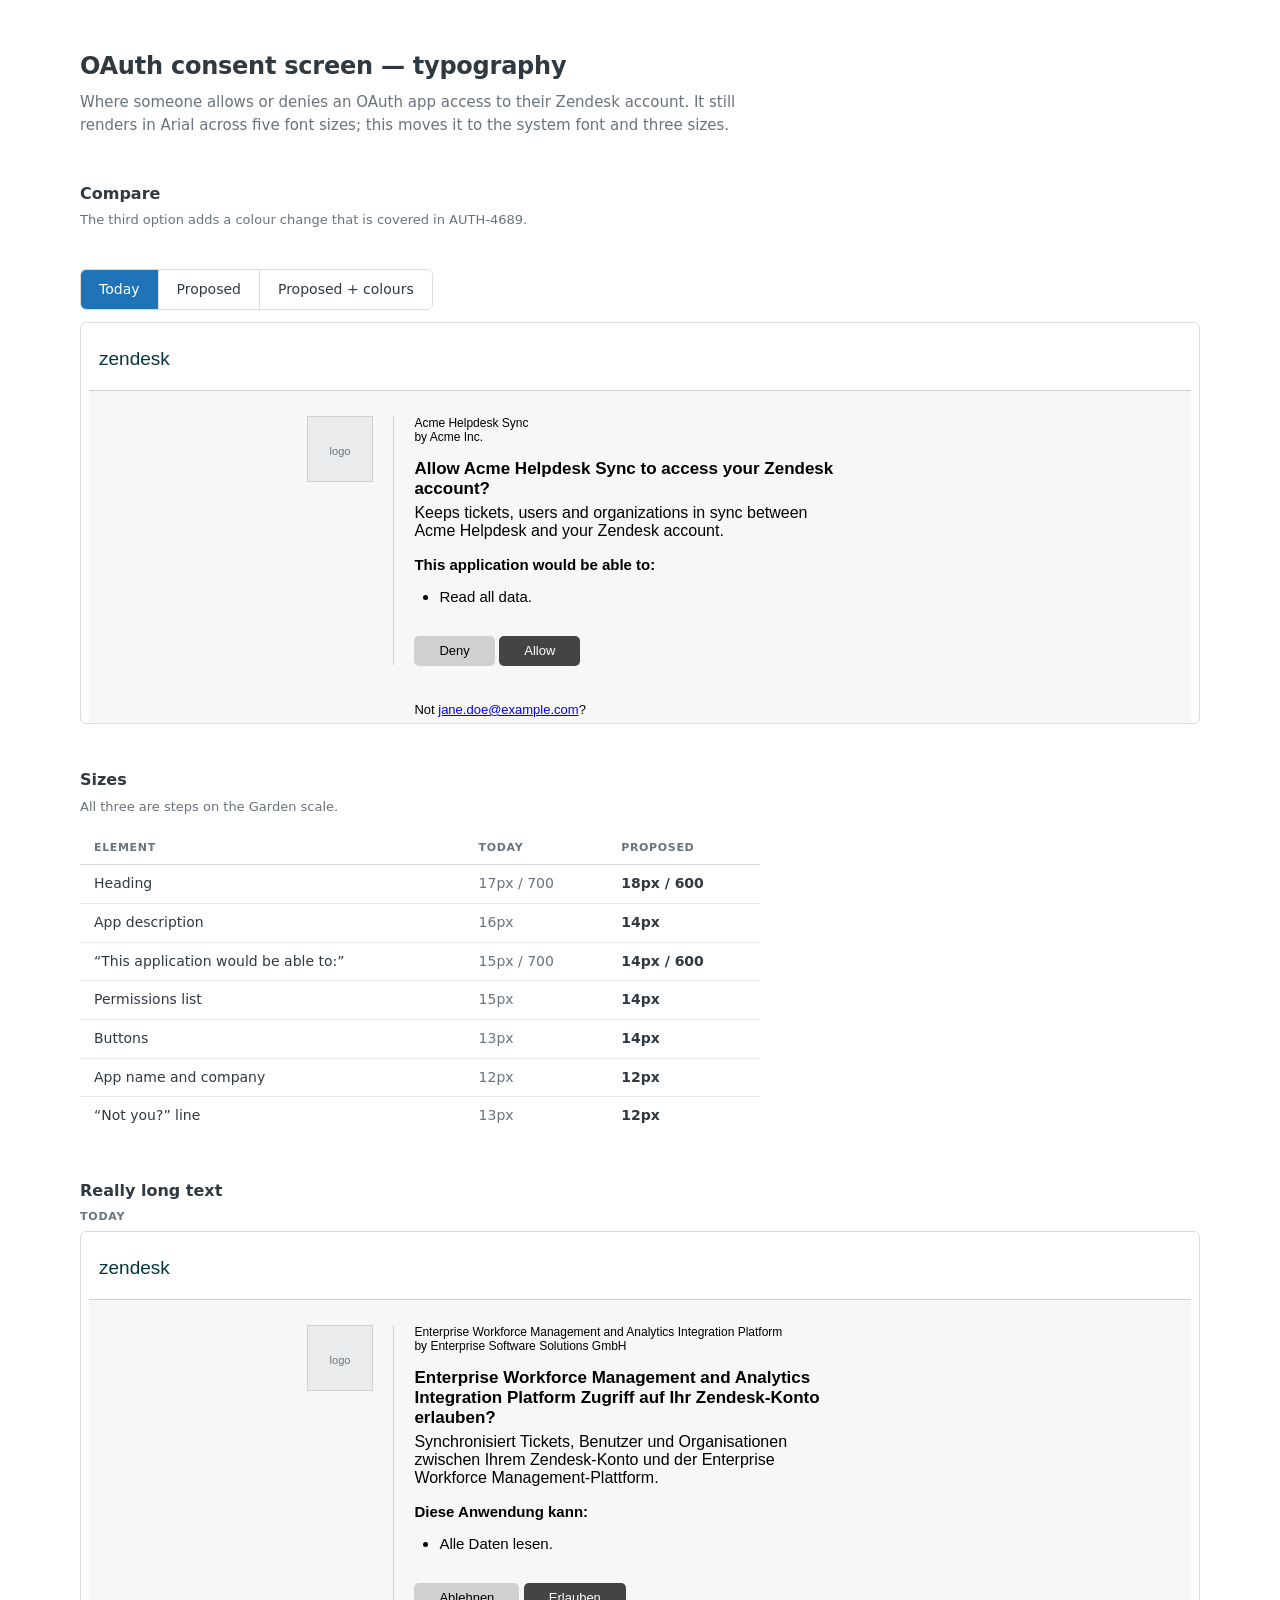
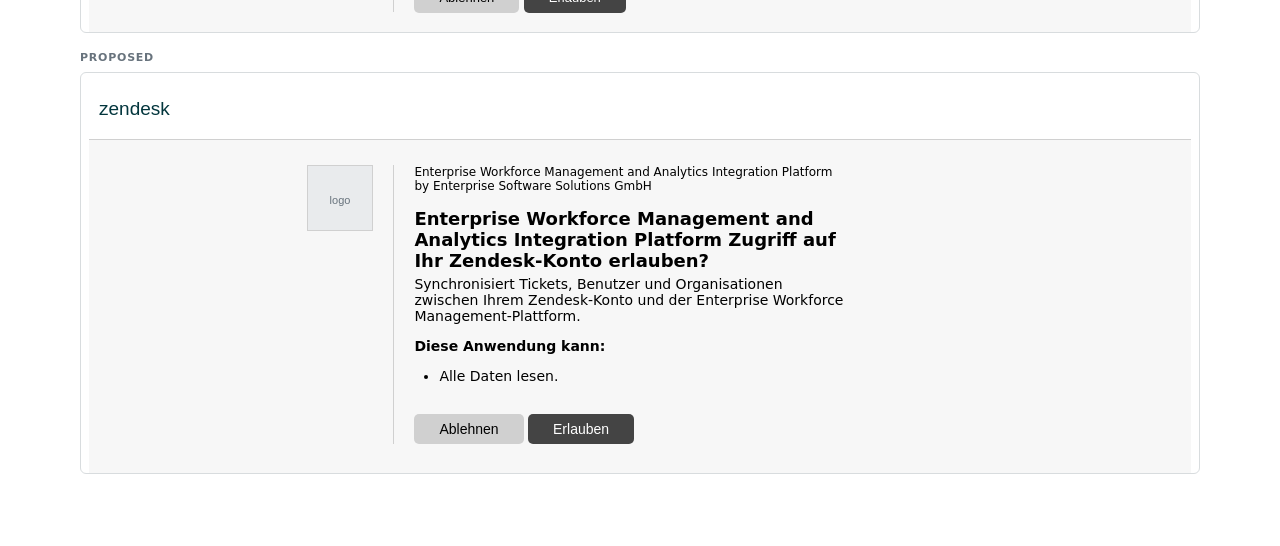
<file: index.html>
<!DOCTYPE html>
<html lang="en">
<head>
<meta charset="utf-8">
<meta name="viewport" content="width=device-width, initial-scale=1">
<meta name="robots" content="noindex, nofollow">
<title>OAuth consent screen — typography</title>
<style>
  :root { --ink:#2f3941; --grey:#68737d; --line:#d8dcde; --blue:#1f73b7; }
  * { box-sizing: border-box; }
  body {
    margin: 0;
    padding: 48px 32px 72px;
    background: #fff;
    color: var(--ink);
    font: 400 15px/1.55 system-ui, -apple-system, BlinkMacSystemFont, "Segoe UI", Roboto, sans-serif;
  }
  .doc { max-width: 1120px; margin: 0 auto; }
  h1 { font-size: 24px; font-weight: 600; margin: 0 0 6px; letter-spacing: -0.01em; }
  h2 { font-size: 16px; font-weight: 600; margin: 44px 0 4px; }
  .lede { color: var(--grey); margin: 0; max-width: 70ch; }
  .fine { font-size: 13px; color: var(--grey); margin: 8px 0 0; max-width: 70ch; }
  h2 + .fine { margin: 0 0 14px; }

  .switch {
    display: inline-flex;
    border: 1px solid var(--line);
    border-radius: 6px;
    overflow: hidden;
    margin: 24px 0 12px;
  }
  .switch button {
    appearance: none;
    border: 0;
    border-left: 1px solid var(--line);
    background: #fff;
    color: var(--ink);
    font: inherit;
    font-size: 14px;
    padding: 9px 18px;
    cursor: pointer;
  }
  .switch button:first-child { border-left: 0; }
  .switch button:hover { background: #f8f9f9; }
  .switch button[aria-pressed="true"] { background: var(--blue); border-left-color: var(--blue); color: #fff; }

  .frame { border: 1px solid var(--line); border-radius: 6px; overflow: hidden; background: #fff; }
  iframe { display: block; width: 100%; height: 400px; border: 0; }

  .stack { display: grid; gap: 16px; }
  .cap {
    font-size: 11px;
    font-weight: 600;
    letter-spacing: .07em;
    text-transform: uppercase;
    color: var(--grey);
    margin-bottom: 6px;
  }

  table { border-collapse: collapse; width: 100%; max-width: 680px; font-size: 14px; }
  th, td { text-align: left; padding: 8px 14px; border-bottom: 1px solid #e9ebed; }
  th {
    font-size: 11px;
    font-weight: 600;
    text-transform: uppercase;
    letter-spacing: .06em;
    color: var(--grey);
    border-bottom: 1px solid var(--line);
  }
  td.old { color: var(--grey); }
  td.new { font-weight: 600; }
  tr:last-child td { border-bottom: 0; }
</style>
</head>
<body>
<div class="doc">

  <h1>OAuth consent screen &mdash; typography</h1>
  <p class="lede">Where someone allows or denies an OAuth app access to their Zendesk account.
  It still renders in Arial across five font sizes; this moves it to the system font and three sizes.</p>

  <h2>Compare</h2>
  <p class="fine">The third option adds a colour change that is covered in AUTH-4689.</p>

  <div class="switch" role="group" aria-label="Choose a version">
    <button type="button" data-src="before.html" aria-pressed="true">Today</button>
    <button type="button" data-src="after.html" aria-pressed="false">Proposed</button>
    <button type="button" data-src="both.html" aria-pressed="false">Proposed + colours</button>
  </div>

  <div class="frame">
    <iframe id="stage" src="before.html" title="Consent screen"></iframe>
  </div>

  <h2>Sizes</h2>
  <p class="fine">All three are steps on the Garden scale.</p>

  <table>
    <thead><tr><th>Element</th><th>Today</th><th>Proposed</th></tr></thead>
    <tbody>
      <tr><td>Heading</td><td class="old">17px / 700</td><td class="new">18px / 600</td></tr>
      <tr><td>App description</td><td class="old">16px</td><td class="new">14px</td></tr>
      <tr><td>&ldquo;This application would be able to:&rdquo;</td><td class="old">15px / 700</td><td class="new">14px / 600</td></tr>
      <tr><td>Permissions list</td><td class="old">15px</td><td class="new">14px</td></tr>
      <tr><td>Buttons</td><td class="old">13px</td><td class="new">14px</td></tr>
      <tr><td>App name and company</td><td class="old">12px</td><td class="new">12px</td></tr>
      <tr><td>&ldquo;Not you?&rdquo; line</td><td class="old">13px</td><td class="new">12px</td></tr>
    </tbody>
  </table>

  <h2>Really long text</h2>

  <div class="stack">
    <div>
      <div class="cap">Today</div>
      <div class="frame"><iframe src="before-de.html" title="Long German name, today"></iframe></div>
    </div>
    <div>
      <div class="cap">Proposed</div>
      <div class="frame"><iframe src="after-de.html" title="Long German name, proposed"></iframe></div>
    </div>
  </div>


</div>

<script>
  const stage = document.getElementById('stage');
  document.querySelectorAll('.switch button').forEach(btn => {
    btn.addEventListener('click', () => {
      document.querySelectorAll('.switch button')
        .forEach(b => b.setAttribute('aria-pressed', String(b === btn)));
      stage.src = btn.dataset.src;
    });
  });
</script>
</body>
</html>
</file>
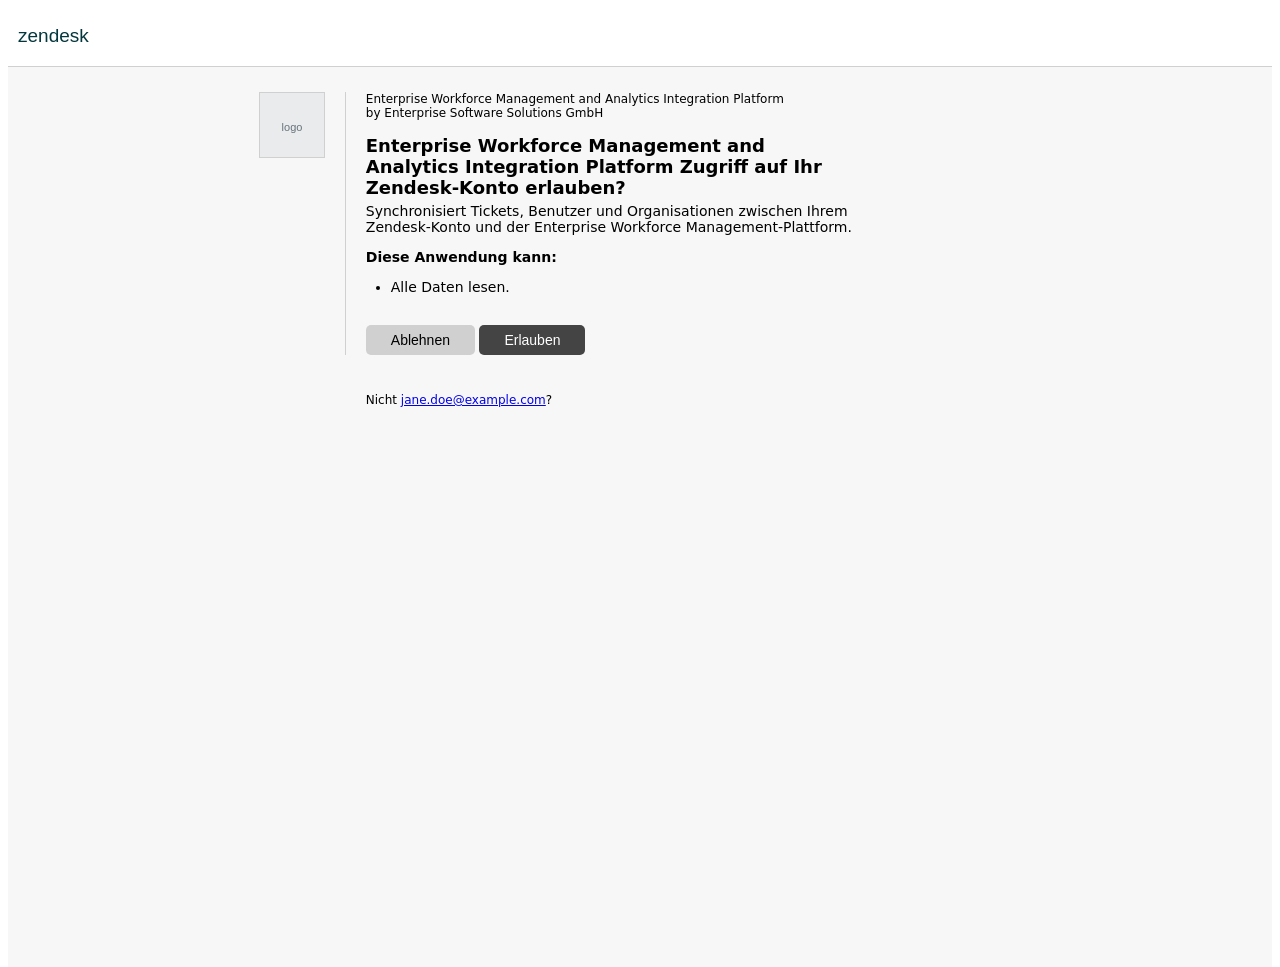
<file: after-de.html>
<!DOCTYPE html>
<html lang="de">
<head>
<meta charset="utf-8">
<meta name="robots" content="noindex, nofollow">
<title>Proposed typography (de)</title>
<link rel="stylesheet" href="base.css">
<link rel="stylesheet" href="typography.css">
</head>
<body>
  <div id="header">
    <div class="header_inner">
      <div id="logo">
        <a href="#" title="Home"><img src="zendesk_logo.svg" alt="Logo" width="109" height="30"></a>
      </div>
    </div>
  </div>

  <div id="wrap">
    <div id="oauth">
      <div class="content content_green">
        <div id="client-logo">
          <div id="client-logo-wrapper">
            <img src="client-logo.svg" alt="" />
          </div>
        </div>
        <div id="authorization">
          <div id="client-description">
            <span>Enterprise Workforce Management and Analytics Integration Platform</span><br />
            <span>by Enterprise Software Solutions GmbH</span>
          </div>
          <div id="client-name">
            <h4>Enterprise Workforce Management and Analytics Integration Platform Zugriff auf Ihr Zendesk-Konto erlauben?</h4>
            <p>Synchronisiert Tickets, Benutzer und Organisationen zwischen Ihrem Zendesk-Konto und der Enterprise Workforce Management-Plattform.</p>
          </div>

          <div id="scopes">
            <p>Diese Anwendung kann:</p>
            <ul>
              <li>Alle Daten lesen.</li>
            </ul>
          </div>

          <div id="user-actions">
            <div id="user-approval">
              <form class="deny"><input type="submit" value="Ablehnen"></form>
              <form class="approve"><input type="submit" value="Erlauben"></form>
            </div>
            <p id="user-logout">Nicht <a href="#">jane.doe@example.com</a>?</p>
          </div>
        </div>
      </div>
    </div>
  </div>
</body>
</html>
</file>
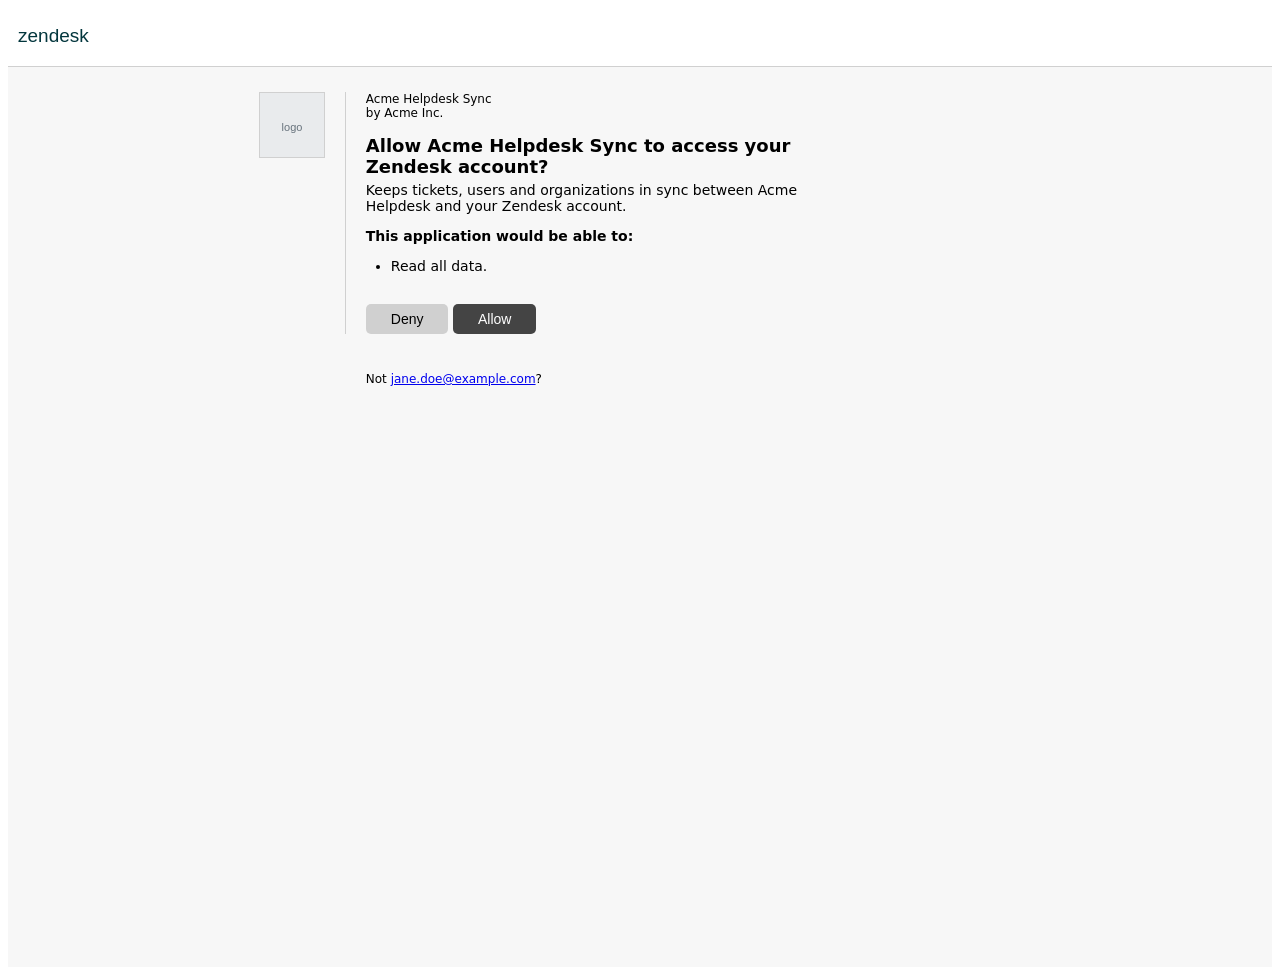
<file: after.html>
<!DOCTYPE html>
<html lang="en">
<head>
<meta charset="utf-8">
<meta name="robots" content="noindex, nofollow">
<title>Proposed typography (en)</title>
<link rel="stylesheet" href="base.css">
<link rel="stylesheet" href="typography.css">
</head>
<body>
  <div id="header">
    <div class="header_inner">
      <div id="logo">
        <a href="#" title="Home"><img src="zendesk_logo.svg" alt="Logo" width="109" height="30"></a>
      </div>
    </div>
  </div>

  <div id="wrap">
    <div id="oauth">
      <div class="content content_green">
        <div id="client-logo">
          <div id="client-logo-wrapper">
            <img src="client-logo.svg" alt="" />
          </div>
        </div>
        <div id="authorization">
          <div id="client-description">
            <span>Acme Helpdesk Sync</span><br />
            <span>by Acme Inc.</span>
          </div>
          <div id="client-name">
            <h4>Allow Acme Helpdesk Sync to access your Zendesk account?</h4>
            <p>Keeps tickets, users and organizations in sync between Acme Helpdesk and your Zendesk account.</p>
          </div>

          <div id="scopes">
            <p>This application would be able to:</p>
            <ul>
              <li>Read all data.</li>
            </ul>
          </div>

          <div id="user-actions">
            <div id="user-approval">
              <form class="deny"><input type="submit" value="Deny"></form>
              <form class="approve"><input type="submit" value="Allow"></form>
            </div>
            <p id="user-logout">Not <a href="#">jane.doe@example.com</a>?</p>
          </div>
        </div>
      </div>
    </div>
  </div>
</body>
</html>
</file>
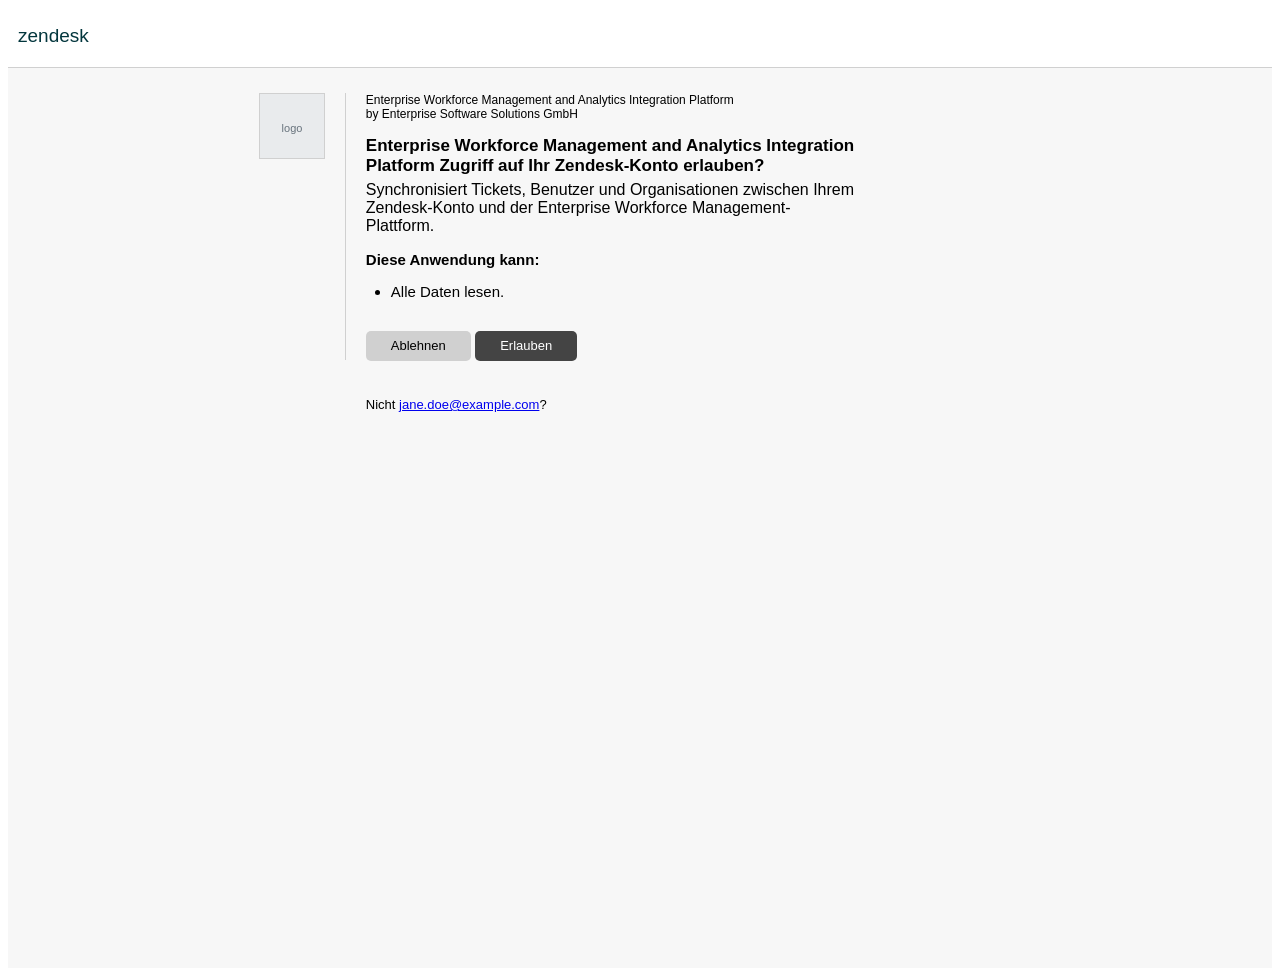
<file: before-de.html>
<!DOCTYPE html>
<html lang="de">
<head>
<meta charset="utf-8">
<meta name="robots" content="noindex, nofollow">
<title>Today (de)</title>
<link rel="stylesheet" href="base.css">
</head>
<body>
  <div id="header">
    <div class="header_inner">
      <div id="logo">
        <a href="#" title="Home"><img src="zendesk_logo.svg" alt="Logo" width="109" height="30"></a>
      </div>
    </div>
  </div>

  <div id="wrap">
    <div id="oauth">
      <div class="content content_green">
        <div id="client-logo">
          <div id="client-logo-wrapper">
            <img src="client-logo.svg" alt="" />
          </div>
        </div>
        <div id="authorization">
          <div id="client-description">
            <span>Enterprise Workforce Management and Analytics Integration Platform</span><br />
            <span>by Enterprise Software Solutions GmbH</span>
          </div>
          <div id="client-name">
            <h4>Enterprise Workforce Management and Analytics Integration Platform Zugriff auf Ihr Zendesk-Konto erlauben?</h4>
            <p>Synchronisiert Tickets, Benutzer und Organisationen zwischen Ihrem Zendesk-Konto und der Enterprise Workforce Management-Plattform.</p>
          </div>

          <div id="scopes">
            <p>Diese Anwendung kann:</p>
            <ul>
              <li>Alle Daten lesen.</li>
            </ul>
          </div>

          <div id="user-actions">
            <div id="user-approval">
              <form class="deny"><input type="submit" value="Ablehnen"></form>
              <form class="approve"><input type="submit" value="Erlauben"></form>
            </div>
            <p id="user-logout">Nicht <a href="#">jane.doe@example.com</a>?</p>
          </div>
        </div>
      </div>
    </div>
  </div>
</body>
</html>
</file>
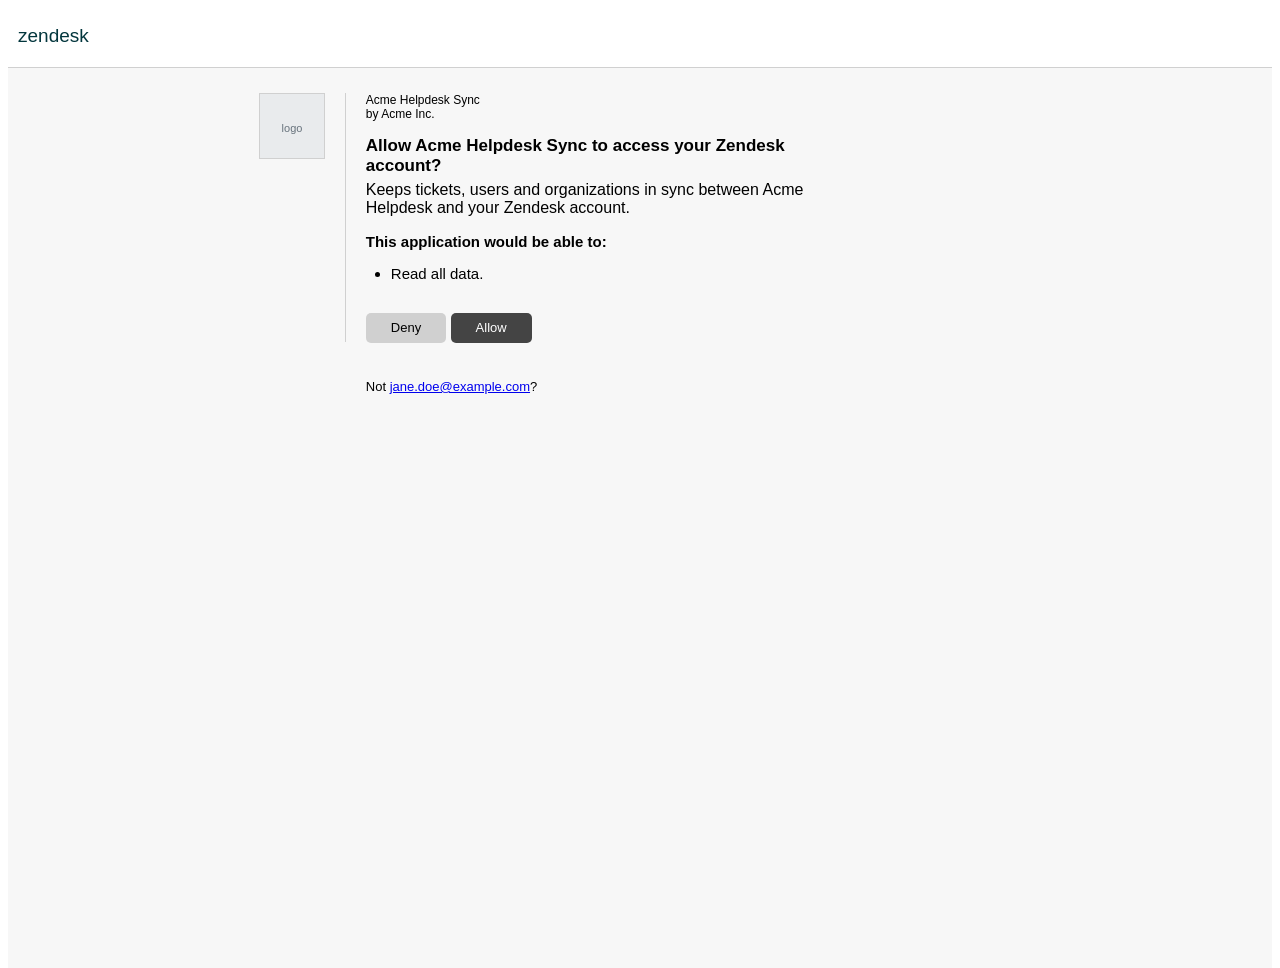
<file: before.html>
<!DOCTYPE html>
<html lang="en">
<head>
<meta charset="utf-8">
<meta name="robots" content="noindex, nofollow">
<title>Today (en)</title>
<link rel="stylesheet" href="base.css">
</head>
<body>
  <div id="header">
    <div class="header_inner">
      <div id="logo">
        <a href="#" title="Home"><img src="zendesk_logo.svg" alt="Logo" width="109" height="30"></a>
      </div>
    </div>
  </div>

  <div id="wrap">
    <div id="oauth">
      <div class="content content_green">
        <div id="client-logo">
          <div id="client-logo-wrapper">
            <img src="client-logo.svg" alt="" />
          </div>
        </div>
        <div id="authorization">
          <div id="client-description">
            <span>Acme Helpdesk Sync</span><br />
            <span>by Acme Inc.</span>
          </div>
          <div id="client-name">
            <h4>Allow Acme Helpdesk Sync to access your Zendesk account?</h4>
            <p>Keeps tickets, users and organizations in sync between Acme Helpdesk and your Zendesk account.</p>
          </div>

          <div id="scopes">
            <p>This application would be able to:</p>
            <ul>
              <li>Read all data.</li>
            </ul>
          </div>

          <div id="user-actions">
            <div id="user-approval">
              <form class="deny"><input type="submit" value="Deny"></form>
              <form class="approve"><input type="submit" value="Allow"></form>
            </div>
            <p id="user-logout">Not <a href="#">jane.doe@example.com</a>?</p>
          </div>
        </div>
      </div>
    </div>
  </div>
</body>
</html>
</file>
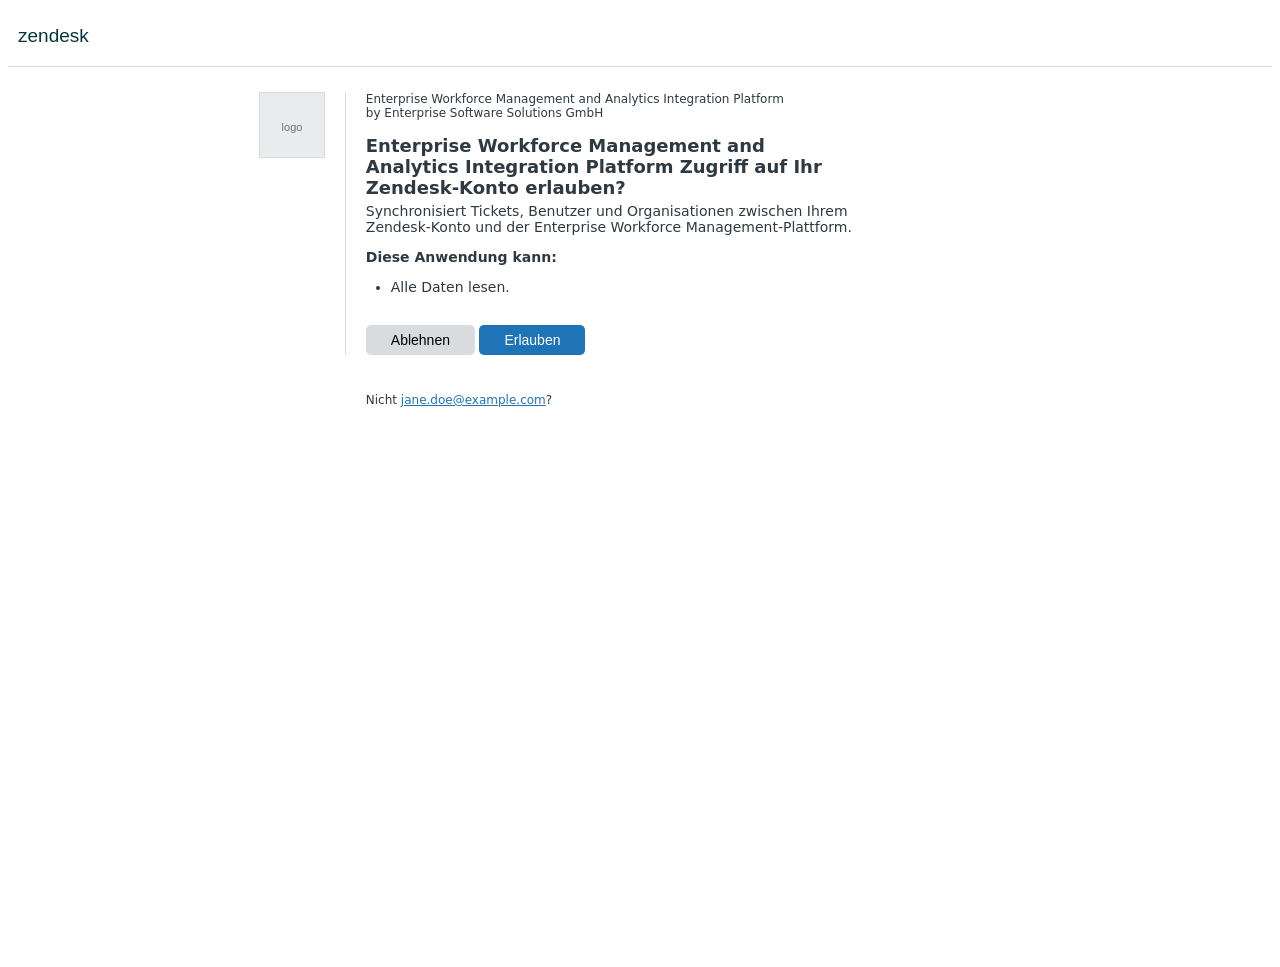
<file: both-de.html>
<!DOCTYPE html>
<html lang="de">
<head>
<meta charset="utf-8">
<meta name="robots" content="noindex, nofollow">
<title>Proposed typography and colours (de)</title>
<link rel="stylesheet" href="base.css">
<link rel="stylesheet" href="colours.css">
<link rel="stylesheet" href="typography.css">
</head>
<body>
  <div id="header">
    <div class="header_inner">
      <div id="logo">
        <a href="#" title="Home"><img src="zendesk_logo.svg" alt="Logo" width="109" height="30"></a>
      </div>
    </div>
  </div>

  <div id="wrap">
    <div id="oauth">
      <div class="content content_green">
        <div id="client-logo">
          <div id="client-logo-wrapper">
            <img src="client-logo.svg" alt="" />
          </div>
        </div>
        <div id="authorization">
          <div id="client-description">
            <span>Enterprise Workforce Management and Analytics Integration Platform</span><br />
            <span>by Enterprise Software Solutions GmbH</span>
          </div>
          <div id="client-name">
            <h4>Enterprise Workforce Management and Analytics Integration Platform Zugriff auf Ihr Zendesk-Konto erlauben?</h4>
            <p>Synchronisiert Tickets, Benutzer und Organisationen zwischen Ihrem Zendesk-Konto und der Enterprise Workforce Management-Plattform.</p>
          </div>

          <div id="scopes">
            <p>Diese Anwendung kann:</p>
            <ul>
              <li>Alle Daten lesen.</li>
            </ul>
          </div>

          <div id="user-actions">
            <div id="user-approval">
              <form class="deny"><input type="submit" value="Ablehnen"></form>
              <form class="approve"><input type="submit" value="Erlauben"></form>
            </div>
            <p id="user-logout">Nicht <a href="#">jane.doe@example.com</a>?</p>
          </div>
        </div>
      </div>
    </div>
  </div>
</body>
</html>
</file>
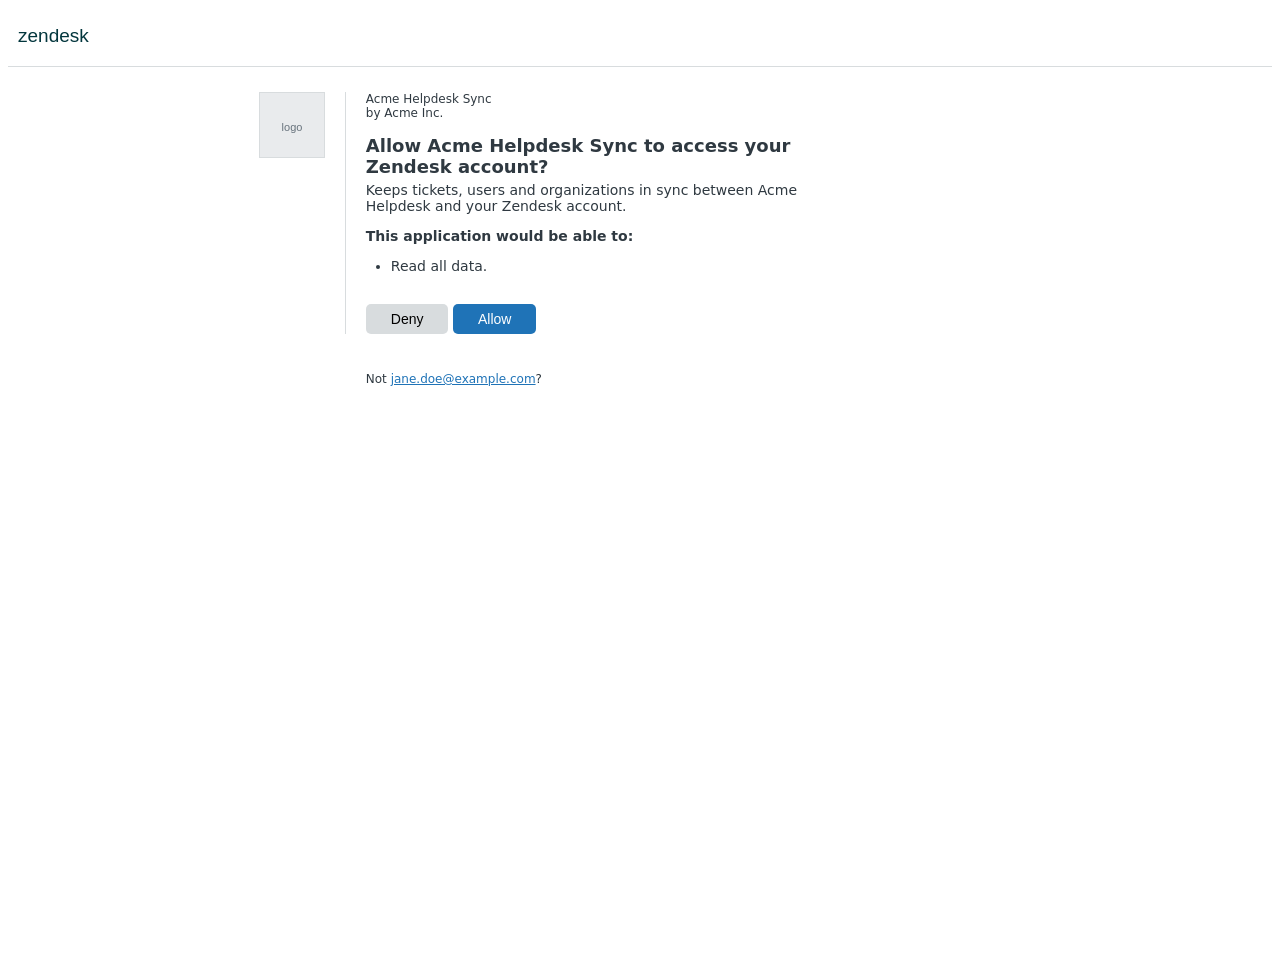
<file: both.html>
<!DOCTYPE html>
<html lang="en">
<head>
<meta charset="utf-8">
<meta name="robots" content="noindex, nofollow">
<title>Proposed typography and colours (en)</title>
<link rel="stylesheet" href="base.css">
<link rel="stylesheet" href="colours.css">
<link rel="stylesheet" href="typography.css">
</head>
<body>
  <div id="header">
    <div class="header_inner">
      <div id="logo">
        <a href="#" title="Home"><img src="zendesk_logo.svg" alt="Logo" width="109" height="30"></a>
      </div>
    </div>
  </div>

  <div id="wrap">
    <div id="oauth">
      <div class="content content_green">
        <div id="client-logo">
          <div id="client-logo-wrapper">
            <img src="client-logo.svg" alt="" />
          </div>
        </div>
        <div id="authorization">
          <div id="client-description">
            <span>Acme Helpdesk Sync</span><br />
            <span>by Acme Inc.</span>
          </div>
          <div id="client-name">
            <h4>Allow Acme Helpdesk Sync to access your Zendesk account?</h4>
            <p>Keeps tickets, users and organizations in sync between Acme Helpdesk and your Zendesk account.</p>
          </div>

          <div id="scopes">
            <p>This application would be able to:</p>
            <ul>
              <li>Read all data.</li>
            </ul>
          </div>

          <div id="user-actions">
            <div id="user-approval">
              <form class="deny"><input type="submit" value="Deny"></form>
              <form class="approve"><input type="submit" value="Allow"></form>
            </div>
            <p id="user-logout">Not <a href="#">jane.doe@example.com</a>?</p>
          </div>
        </div>
      </div>
    </div>
  </div>
</body>
</html>
</file>
<file: base.css>
#wrap {
  background-color: #f7f7f7;
  border-width: 1px;
  border-color: #d0d0d0;
  border-style: solid none none none;
}

#logo img {
  height: 35px;
  padding: 10px;
}

html, body, div#wrap {
   font-family: Arial, Helvetica, sans-serif;
   font-style: normal;
   font-variant: normal;

   min-height: 100%;
   height: 100%;
}

#oauth {
  width: 60%;
  margin-left: auto;
  margin-right: auto;
  padding-top: 25px;
}

#client-description {
  font-size: 12px;
  margin-bottom: 15px;
}

#client-logo {
  float: left;
}

#client-logo-wrapper {
  width: 64px;
}

#client-logo-wrapper img {
  border: solid 1px #d0d0d0;
  float: right;
}

#authorization {
  margin-left: 84px;
  margin-right: auto;

  /* needs to leave at least 64px for the logo */
  width: 65%;

  border-left-style: solid;
  border-width: 1px;
  border-color: #d0d0d0;
  padding-left: 20px;
}

#user-approval {
  height: 30px;
  line-height: 30px;
}

#user-approval form {
  display: inline;
}

#user-actions {
  margin-top: 30px;
  height: 30px;
}

#scopes ul {
  padding-left: 25px;
}

#user-logout {
  font-size: 13px;
  line-height: 30px;
  margin-top: 30px;
}

.deny input[type=submit] {
  background: #d0d0d0;
  border-bottom: 3px solid #222;
  font-size: 13px;
  padding: 0 25px;

  -moz-border-radius: 5px;
  -webkit-border-radius: 5px;
  -o-border-radius: 5px;
  border-radius: 5px;

  margin: 0;
  height: inherit;
  line-height: inherit;
  border: none;
}

.approve input[type=submit] {
  background: #444;
  border-bottom: 3px solid #222;
  color: #fff;
  font-size: 13px;
  padding: 0 25px;

  -moz-border-radius: 5px;
  -webkit-border-radius: 5px;
  -o-border-radius: 5px;
  border-radius: 5px;

  margin: 0;
  height: inherit;
  line-height: inherit;
  border: none;
}

#client-name h4 {
  margin-bottom: 5px;
  margin-top: 0px;
  font-size: 17px;
}

#client-name p {
  margin-top: 0;
}

#scopes {
  font-size: 15px;
}

#scopes p {
  font-weight: bold;
}
</file>
<file: typography.css>
/* Proposed typography for the OAuth consent screen.
   Loaded after base.css, which it overrides.

   Collapses the five font sizes the screen accumulated over time
   (12, 13, 15, 16 and 17px) down to three steps of the Zendesk Garden
   scale -- 18px heading, 14px content, 12px secondary -- and to two
   weights. The family is the system font stack Garden defines, which is
   also what the sign-in page renders with. */

html, body, div#wrap {
  font-family: system-ui, -apple-system, BlinkMacSystemFont, "Segoe UI", Roboto, Oxygen-Sans, Ubuntu, Cantarell, "Helvetica Neue", Arial, sans-serif;
  font-size: 14px;
  font-weight: 400;
}

#client-name h4 {
  font-size: 18px;
  font-weight: 600;
}

/* Base sets 15px, which would sit oddly above a 14px body. */
#scopes {
  font-size: 14px;
}

/* Base uses bold, which is 700. 600 matches the heading. */
#scopes p {
  font-weight: 600;
}

/* Base sets 13px on both. */
.deny input[type=submit],
.approve input[type=submit] {
  font-size: 14px;
  font-weight: 400;
}

/* Secondary: the client name with its company, and the "Not you?" line.
   Base already had the first at 12px and the second at 13px. */
#client-description {
  font-size: 12px;
}

#user-logout {
  font-size: 12px;
}
</file>
<file: colours.css>
/* Proposed colours for the OAuth consent screen, shown here for context.
   This is a separate change that is already in review. */

/* The base stylesheet never sets a page background, so the header area above
   #wrap has only ever been white by virtue of the browser default. State it. */
html, body {
  background-color: #ffffff;
}

#wrap {
  background-color: #ffffff;
  border-color: #d8dcde;
}

html, body, div#wrap {
  color: #2f3941;
}

#client-logo-wrapper img {
  border-color: #d8dcde;
}

#authorization {
  border-color: #d8dcde;
}

#user-logout a {
  color: #1f73b7;
}

.deny input[type=submit] {
  background-color: #d8dcde;
}

.approve input[type=submit] {
  background-color: #1f73b7;
}
</file>
